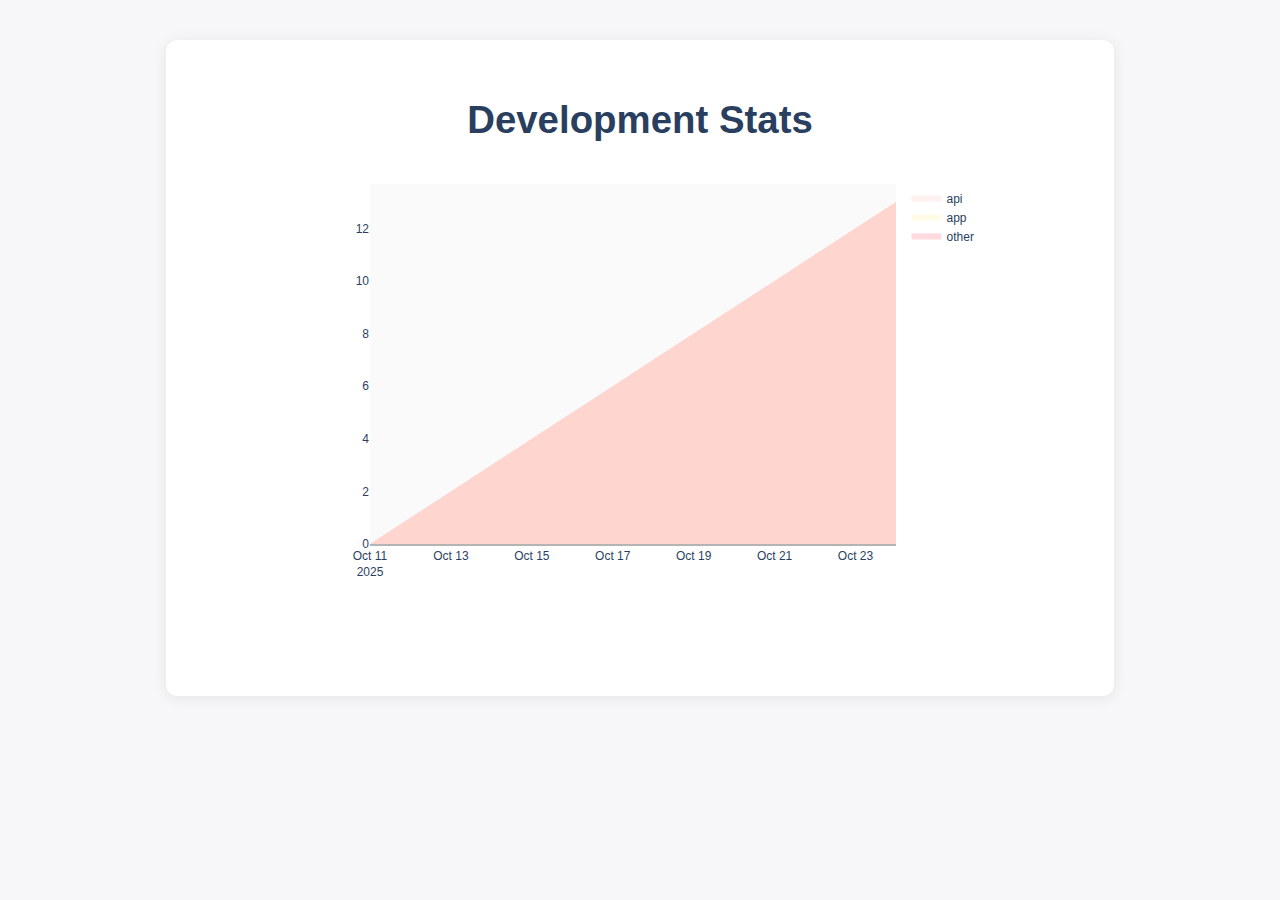
<file: index.html>
<!DOCTYPE html>
<html lang="en">
<head>
    <meta charset="UTF-8">
    <title>Development Stats</title>
    <link rel="stylesheet" href="style.css">
    <script src="https://cdn.plot.ly/plotly-latest.min.js"></script>
</head>
<body>
    <div class="container">
        <h1 class="main-title">Development Stats</h1>
        <!-- <div class="graph-title">Lines Changed by Category (Area)</div> -->
        <div class="graph-wrapper">
            <div>                        <script type="text/javascript">window.PlotlyConfig = {MathJaxConfig: 'local'};</script>
        <script charset="utf-8" src="https://cdn.plot.ly/plotly-3.1.1.min.js" integrity="sha256-HUEFyfiTnZJxCxur99FjbKYTvKSzwDaD3/x5TqHpFu4=" crossorigin="anonymous"></script>                <div id="1854d939-f2a7-4c38-b47c-0b2a5f1e73db" class="plotly-graph-div" style="height:100%; width:100%;"></div>            <script type="text/javascript">                window.PLOTLYENV=window.PLOTLYENV || {};                                if (document.getElementById("1854d939-f2a7-4c38-b47c-0b2a5f1e73db")) {                    Plotly.newPlot(                        "1854d939-f2a7-4c38-b47c-0b2a5f1e73db",                        [{"fill":"tozeroy","fillcolor":"rgba(255, 228, 225, 0.5)","line":{"color":"rgba(255, 228, 225, 0.5)"},"mode":"none","name":"api","x":["2025-10-11T00:00:00.000000","2025-10-12T00:00:00.000000","2025-10-13T00:00:00.000000","2025-10-14T00:00:00.000000","2025-10-15T00:00:00.000000","2025-10-16T00:00:00.000000","2025-10-17T00:00:00.000000","2025-10-18T00:00:00.000000","2025-10-19T00:00:00.000000","2025-10-20T00:00:00.000000","2025-10-21T00:00:00.000000","2025-10-22T00:00:00.000000","2025-10-23T00:00:00.000000","2025-10-24T00:00:00.000000"],"y":{"dtype":"i1","bdata":"AAAAAAAAAAAAAAAAAAA="},"type":"scatter"},{"fill":"tozeroy","fillcolor":"rgba(255, 250, 205, 0.5)","line":{"color":"rgba(255, 250, 205, 0.5)"},"mode":"none","name":"app","x":["2025-10-11T00:00:00.000000","2025-10-12T00:00:00.000000","2025-10-13T00:00:00.000000","2025-10-14T00:00:00.000000","2025-10-15T00:00:00.000000","2025-10-16T00:00:00.000000","2025-10-17T00:00:00.000000","2025-10-18T00:00:00.000000","2025-10-19T00:00:00.000000","2025-10-20T00:00:00.000000","2025-10-21T00:00:00.000000","2025-10-22T00:00:00.000000","2025-10-23T00:00:00.000000","2025-10-24T00:00:00.000000"],"y":{"dtype":"i2","bdata":"1AmrBysCcAIAAEwkAAAAAJMGAABqKVUGOwOkJA=="},"type":"scatter"},{"fill":"tozeroy","fillcolor":"rgba(255, 182, 193, 0.5)","line":{"color":"rgba(255, 182, 193, 0.5)"},"mode":"none","name":"other","x":["2025-10-11T00:00:00.000000","2025-10-12T00:00:00.000000","2025-10-13T00:00:00.000000","2025-10-14T00:00:00.000000","2025-10-15T00:00:00.000000","2025-10-16T00:00:00.000000","2025-10-17T00:00:00.000000","2025-10-18T00:00:00.000000","2025-10-19T00:00:00.000000","2025-10-20T00:00:00.000000","2025-10-21T00:00:00.000000","2025-10-22T00:00:00.000000","2025-10-23T00:00:00.000000","2025-10-24T00:00:00.000000"],"y":{"dtype":"i1","bdata":"AAAAAAAAAAAAAAAAAAA="},"type":"scatter"}],                        {"template":{"data":{"histogram2dcontour":[{"type":"histogram2dcontour","colorbar":{"outlinewidth":0,"ticks":""},"colorscale":[[0.0,"#0d0887"],[0.1111111111111111,"#46039f"],[0.2222222222222222,"#7201a8"],[0.3333333333333333,"#9c179e"],[0.4444444444444444,"#bd3786"],[0.5555555555555556,"#d8576b"],[0.6666666666666666,"#ed7953"],[0.7777777777777778,"#fb9f3a"],[0.8888888888888888,"#fdca26"],[1.0,"#f0f921"]]}],"choropleth":[{"type":"choropleth","colorbar":{"outlinewidth":0,"ticks":""}}],"histogram2d":[{"type":"histogram2d","colorbar":{"outlinewidth":0,"ticks":""},"colorscale":[[0.0,"#0d0887"],[0.1111111111111111,"#46039f"],[0.2222222222222222,"#7201a8"],[0.3333333333333333,"#9c179e"],[0.4444444444444444,"#bd3786"],[0.5555555555555556,"#d8576b"],[0.6666666666666666,"#ed7953"],[0.7777777777777778,"#fb9f3a"],[0.8888888888888888,"#fdca26"],[1.0,"#f0f921"]]}],"heatmap":[{"type":"heatmap","colorbar":{"outlinewidth":0,"ticks":""},"colorscale":[[0.0,"#0d0887"],[0.1111111111111111,"#46039f"],[0.2222222222222222,"#7201a8"],[0.3333333333333333,"#9c179e"],[0.4444444444444444,"#bd3786"],[0.5555555555555556,"#d8576b"],[0.6666666666666666,"#ed7953"],[0.7777777777777778,"#fb9f3a"],[0.8888888888888888,"#fdca26"],[1.0,"#f0f921"]]}],"contourcarpet":[{"type":"contourcarpet","colorbar":{"outlinewidth":0,"ticks":""}}],"contour":[{"type":"contour","colorbar":{"outlinewidth":0,"ticks":""},"colorscale":[[0.0,"#0d0887"],[0.1111111111111111,"#46039f"],[0.2222222222222222,"#7201a8"],[0.3333333333333333,"#9c179e"],[0.4444444444444444,"#bd3786"],[0.5555555555555556,"#d8576b"],[0.6666666666666666,"#ed7953"],[0.7777777777777778,"#fb9f3a"],[0.8888888888888888,"#fdca26"],[1.0,"#f0f921"]]}],"surface":[{"type":"surface","colorbar":{"outlinewidth":0,"ticks":""},"colorscale":[[0.0,"#0d0887"],[0.1111111111111111,"#46039f"],[0.2222222222222222,"#7201a8"],[0.3333333333333333,"#9c179e"],[0.4444444444444444,"#bd3786"],[0.5555555555555556,"#d8576b"],[0.6666666666666666,"#ed7953"],[0.7777777777777778,"#fb9f3a"],[0.8888888888888888,"#fdca26"],[1.0,"#f0f921"]]}],"mesh3d":[{"type":"mesh3d","colorbar":{"outlinewidth":0,"ticks":""}}],"scatter":[{"fillpattern":{"fillmode":"overlay","size":10,"solidity":0.2},"type":"scatter"}],"parcoords":[{"type":"parcoords","line":{"colorbar":{"outlinewidth":0,"ticks":""}}}],"scatterpolargl":[{"type":"scatterpolargl","marker":{"colorbar":{"outlinewidth":0,"ticks":""}}}],"bar":[{"error_x":{"color":"#2a3f5f"},"error_y":{"color":"#2a3f5f"},"marker":{"line":{"color":"#E5ECF6","width":0.5},"pattern":{"fillmode":"overlay","size":10,"solidity":0.2}},"type":"bar"}],"scattergeo":[{"type":"scattergeo","marker":{"colorbar":{"outlinewidth":0,"ticks":""}}}],"scatterpolar":[{"type":"scatterpolar","marker":{"colorbar":{"outlinewidth":0,"ticks":""}}}],"histogram":[{"marker":{"pattern":{"fillmode":"overlay","size":10,"solidity":0.2}},"type":"histogram"}],"scattergl":[{"type":"scattergl","marker":{"colorbar":{"outlinewidth":0,"ticks":""}}}],"scatter3d":[{"type":"scatter3d","line":{"colorbar":{"outlinewidth":0,"ticks":""}},"marker":{"colorbar":{"outlinewidth":0,"ticks":""}}}],"scattermap":[{"type":"scattermap","marker":{"colorbar":{"outlinewidth":0,"ticks":""}}}],"scattermapbox":[{"type":"scattermapbox","marker":{"colorbar":{"outlinewidth":0,"ticks":""}}}],"scatterternary":[{"type":"scatterternary","marker":{"colorbar":{"outlinewidth":0,"ticks":""}}}],"scattercarpet":[{"type":"scattercarpet","marker":{"colorbar":{"outlinewidth":0,"ticks":""}}}],"carpet":[{"aaxis":{"endlinecolor":"#2a3f5f","gridcolor":"white","linecolor":"white","minorgridcolor":"white","startlinecolor":"#2a3f5f"},"baxis":{"endlinecolor":"#2a3f5f","gridcolor":"white","linecolor":"white","minorgridcolor":"white","startlinecolor":"#2a3f5f"},"type":"carpet"}],"table":[{"cells":{"fill":{"color":"#EBF0F8"},"line":{"color":"white"}},"header":{"fill":{"color":"#C8D4E3"},"line":{"color":"white"}},"type":"table"}],"barpolar":[{"marker":{"line":{"color":"#E5ECF6","width":0.5},"pattern":{"fillmode":"overlay","size":10,"solidity":0.2}},"type":"barpolar"}],"pie":[{"automargin":true,"type":"pie"}]},"layout":{"autotypenumbers":"strict","colorway":["#636efa","#EF553B","#00cc96","#ab63fa","#FFA15A","#19d3f3","#FF6692","#B6E880","#FF97FF","#FECB52"],"font":{"color":"#2a3f5f"},"hovermode":"closest","hoverlabel":{"align":"left"},"paper_bgcolor":"white","plot_bgcolor":"#E5ECF6","polar":{"bgcolor":"#E5ECF6","angularaxis":{"gridcolor":"white","linecolor":"white","ticks":""},"radialaxis":{"gridcolor":"white","linecolor":"white","ticks":""}},"ternary":{"bgcolor":"#E5ECF6","aaxis":{"gridcolor":"white","linecolor":"white","ticks":""},"baxis":{"gridcolor":"white","linecolor":"white","ticks":""},"caxis":{"gridcolor":"white","linecolor":"white","ticks":""}},"coloraxis":{"colorbar":{"outlinewidth":0,"ticks":""}},"colorscale":{"sequential":[[0.0,"#0d0887"],[0.1111111111111111,"#46039f"],[0.2222222222222222,"#7201a8"],[0.3333333333333333,"#9c179e"],[0.4444444444444444,"#bd3786"],[0.5555555555555556,"#d8576b"],[0.6666666666666666,"#ed7953"],[0.7777777777777778,"#fb9f3a"],[0.8888888888888888,"#fdca26"],[1.0,"#f0f921"]],"sequentialminus":[[0.0,"#0d0887"],[0.1111111111111111,"#46039f"],[0.2222222222222222,"#7201a8"],[0.3333333333333333,"#9c179e"],[0.4444444444444444,"#bd3786"],[0.5555555555555556,"#d8576b"],[0.6666666666666666,"#ed7953"],[0.7777777777777778,"#fb9f3a"],[0.8888888888888888,"#fdca26"],[1.0,"#f0f921"]],"diverging":[[0,"#8e0152"],[0.1,"#c51b7d"],[0.2,"#de77ae"],[0.3,"#f1b6da"],[0.4,"#fde0ef"],[0.5,"#f7f7f7"],[0.6,"#e6f5d0"],[0.7,"#b8e186"],[0.8,"#7fbc41"],[0.9,"#4d9221"],[1,"#276419"]]},"xaxis":{"gridcolor":"white","linecolor":"white","ticks":"","title":{"standoff":15},"zerolinecolor":"white","automargin":true,"zerolinewidth":2},"yaxis":{"gridcolor":"white","linecolor":"white","ticks":"","title":{"standoff":15},"zerolinecolor":"white","automargin":true,"zerolinewidth":2},"scene":{"xaxis":{"backgroundcolor":"#E5ECF6","gridcolor":"white","linecolor":"white","showbackground":true,"ticks":"","zerolinecolor":"white","gridwidth":2},"yaxis":{"backgroundcolor":"#E5ECF6","gridcolor":"white","linecolor":"white","showbackground":true,"ticks":"","zerolinecolor":"white","gridwidth":2},"zaxis":{"backgroundcolor":"#E5ECF6","gridcolor":"white","linecolor":"white","showbackground":true,"ticks":"","zerolinecolor":"white","gridwidth":2}},"shapedefaults":{"line":{"color":"#2a3f5f"}},"annotationdefaults":{"arrowcolor":"#2a3f5f","arrowhead":0,"arrowwidth":1},"geo":{"bgcolor":"white","landcolor":"#E5ECF6","subunitcolor":"white","showland":true,"showlakes":true,"lakecolor":"white"},"title":{"x":0.05},"mapbox":{"style":"light"}}},"margin":{"t":10},"xaxis":{"title":{},"showline":true,"showgrid":false,"zeroline":false,"showticklabels":true,"ticks":"","linecolor":"rgba(180,180,180,1)","linewidth":2,"ticklabelposition":"outside","ticklabelstandoff":10},"yaxis":{"title":{},"showline":false,"showgrid":false,"zeroline":false,"showticklabels":true,"ticks":"","linecolor":"rgba(180,180,180,1)","linewidth":2,"ticklabelposition":"outside","ticklabelstandoff":10},"title":{},"paper_bgcolor":"rgba(255,255,255,0)","plot_bgcolor":"rgba(250,250,250,1)"},                        {"responsive": true}                    )                };            </script>        </div>
        </div>
    </div>
</body>
</html>
</file>
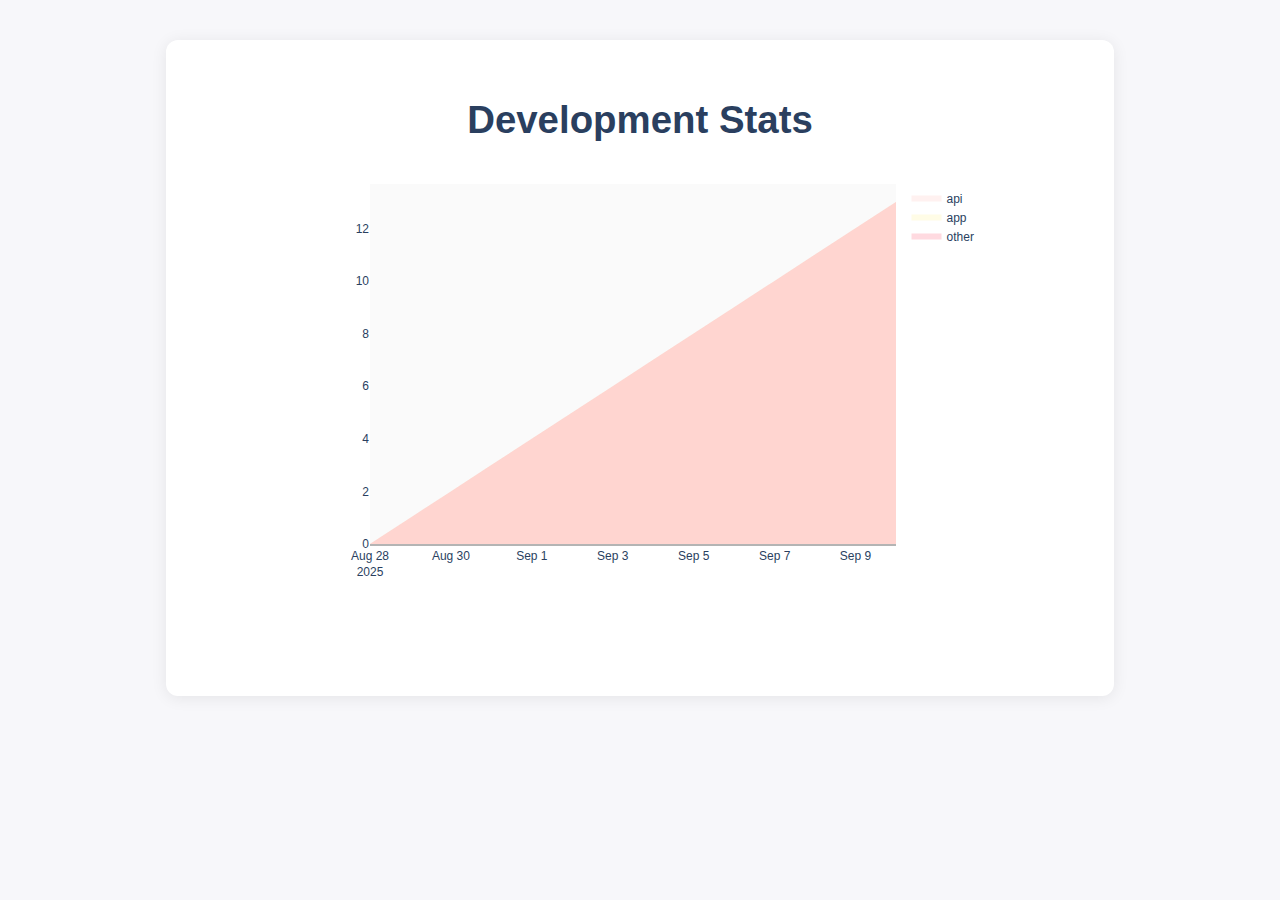
<file: gh_pages/index.html>
<!DOCTYPE html>
<html lang="en">
<head>
    <meta charset="UTF-8">
    <title>Development Stats</title>
    <link rel="icon" type="image/png" href="icon.png">
    <link rel="stylesheet" href="style.css">
    <script src="https://cdn.plot.ly/plotly-latest.min.js"></script>
</head>
<body>
    <div class="container">
        <h1 class="main-title">Development Stats</h1>
        <!-- <div class="graph-title">Lines Changed by Category (Area)</div> -->
        <div class="graph-wrapper">
            <div>                        <script type="text/javascript">window.PlotlyConfig = {MathJaxConfig: 'local'};</script>
        <script charset="utf-8" src="https://cdn.plot.ly/plotly-3.1.0.min.js" integrity="sha256-Ei4740bWZhaUTQuD6q9yQlgVCMPBz6CZWhevDYPv93A=" crossorigin="anonymous"></script>                <div id="ed7cd0ef-4b57-4974-a2ff-be6c213733cc" class="plotly-graph-div" style="height:100%; width:100%;"></div>            <script type="text/javascript">                window.PLOTLYENV=window.PLOTLYENV || {};                                if (document.getElementById("ed7cd0ef-4b57-4974-a2ff-be6c213733cc")) {                    Plotly.newPlot(                        "ed7cd0ef-4b57-4974-a2ff-be6c213733cc",                        [{"fill":"tozeroy","fillcolor":"rgba(255, 228, 225, 0.5)","line":{"color":"rgba(255, 228, 225, 0.5)"},"mode":"none","name":"api","x":["2025-08-28T00:00:00.000000","2025-08-29T00:00:00.000000","2025-08-30T00:00:00.000000","2025-08-31T00:00:00.000000","2025-09-01T00:00:00.000000","2025-09-02T00:00:00.000000","2025-09-03T00:00:00.000000","2025-09-04T00:00:00.000000","2025-09-05T00:00:00.000000","2025-09-06T00:00:00.000000","2025-09-07T00:00:00.000000","2025-09-08T00:00:00.000000","2025-09-09T00:00:00.000000","2025-09-10T00:00:00.000000"],"y":{"dtype":"i2","bdata":"5wJrGQAAAADBAfIAiAGCAOgBXQEyBsEBtQKFAA=="},"type":"scatter"},{"fill":"tozeroy","fillcolor":"rgba(255, 250, 205, 0.5)","line":{"color":"rgba(255, 250, 205, 0.5)"},"mode":"none","name":"app","x":["2025-08-28T00:00:00.000000","2025-08-29T00:00:00.000000","2025-08-30T00:00:00.000000","2025-08-31T00:00:00.000000","2025-09-01T00:00:00.000000","2025-09-02T00:00:00.000000","2025-09-03T00:00:00.000000","2025-09-04T00:00:00.000000","2025-09-05T00:00:00.000000","2025-09-06T00:00:00.000000","2025-09-07T00:00:00.000000","2025-09-08T00:00:00.000000","2025-09-09T00:00:00.000000","2025-09-10T00:00:00.000000"],"y":{"dtype":"i1","bdata":"AAAAAAAAAAAAAAAAAAA="},"type":"scatter"},{"fill":"tozeroy","fillcolor":"rgba(255, 182, 193, 0.5)","line":{"color":"rgba(255, 182, 193, 0.5)"},"mode":"none","name":"other","x":["2025-08-28T00:00:00.000000","2025-08-29T00:00:00.000000","2025-08-30T00:00:00.000000","2025-08-31T00:00:00.000000","2025-09-01T00:00:00.000000","2025-09-02T00:00:00.000000","2025-09-03T00:00:00.000000","2025-09-04T00:00:00.000000","2025-09-05T00:00:00.000000","2025-09-06T00:00:00.000000","2025-09-07T00:00:00.000000","2025-09-08T00:00:00.000000","2025-09-09T00:00:00.000000","2025-09-10T00:00:00.000000"],"y":{"dtype":"i2","bdata":"AAAAAAAAAAAAAAAAAAAAAAAAAAAAAAAAAABdAg=="},"type":"scatter"}],                        {"template":{"data":{"histogram2dcontour":[{"type":"histogram2dcontour","colorbar":{"outlinewidth":0,"ticks":""},"colorscale":[[0.0,"#0d0887"],[0.1111111111111111,"#46039f"],[0.2222222222222222,"#7201a8"],[0.3333333333333333,"#9c179e"],[0.4444444444444444,"#bd3786"],[0.5555555555555556,"#d8576b"],[0.6666666666666666,"#ed7953"],[0.7777777777777778,"#fb9f3a"],[0.8888888888888888,"#fdca26"],[1.0,"#f0f921"]]}],"choropleth":[{"type":"choropleth","colorbar":{"outlinewidth":0,"ticks":""}}],"histogram2d":[{"type":"histogram2d","colorbar":{"outlinewidth":0,"ticks":""},"colorscale":[[0.0,"#0d0887"],[0.1111111111111111,"#46039f"],[0.2222222222222222,"#7201a8"],[0.3333333333333333,"#9c179e"],[0.4444444444444444,"#bd3786"],[0.5555555555555556,"#d8576b"],[0.6666666666666666,"#ed7953"],[0.7777777777777778,"#fb9f3a"],[0.8888888888888888,"#fdca26"],[1.0,"#f0f921"]]}],"heatmap":[{"type":"heatmap","colorbar":{"outlinewidth":0,"ticks":""},"colorscale":[[0.0,"#0d0887"],[0.1111111111111111,"#46039f"],[0.2222222222222222,"#7201a8"],[0.3333333333333333,"#9c179e"],[0.4444444444444444,"#bd3786"],[0.5555555555555556,"#d8576b"],[0.6666666666666666,"#ed7953"],[0.7777777777777778,"#fb9f3a"],[0.8888888888888888,"#fdca26"],[1.0,"#f0f921"]]}],"contourcarpet":[{"type":"contourcarpet","colorbar":{"outlinewidth":0,"ticks":""}}],"contour":[{"type":"contour","colorbar":{"outlinewidth":0,"ticks":""},"colorscale":[[0.0,"#0d0887"],[0.1111111111111111,"#46039f"],[0.2222222222222222,"#7201a8"],[0.3333333333333333,"#9c179e"],[0.4444444444444444,"#bd3786"],[0.5555555555555556,"#d8576b"],[0.6666666666666666,"#ed7953"],[0.7777777777777778,"#fb9f3a"],[0.8888888888888888,"#fdca26"],[1.0,"#f0f921"]]}],"surface":[{"type":"surface","colorbar":{"outlinewidth":0,"ticks":""},"colorscale":[[0.0,"#0d0887"],[0.1111111111111111,"#46039f"],[0.2222222222222222,"#7201a8"],[0.3333333333333333,"#9c179e"],[0.4444444444444444,"#bd3786"],[0.5555555555555556,"#d8576b"],[0.6666666666666666,"#ed7953"],[0.7777777777777778,"#fb9f3a"],[0.8888888888888888,"#fdca26"],[1.0,"#f0f921"]]}],"mesh3d":[{"type":"mesh3d","colorbar":{"outlinewidth":0,"ticks":""}}],"scatter":[{"fillpattern":{"fillmode":"overlay","size":10,"solidity":0.2},"type":"scatter"}],"parcoords":[{"type":"parcoords","line":{"colorbar":{"outlinewidth":0,"ticks":""}}}],"scatterpolargl":[{"type":"scatterpolargl","marker":{"colorbar":{"outlinewidth":0,"ticks":""}}}],"bar":[{"error_x":{"color":"#2a3f5f"},"error_y":{"color":"#2a3f5f"},"marker":{"line":{"color":"#E5ECF6","width":0.5},"pattern":{"fillmode":"overlay","size":10,"solidity":0.2}},"type":"bar"}],"scattergeo":[{"type":"scattergeo","marker":{"colorbar":{"outlinewidth":0,"ticks":""}}}],"scatterpolar":[{"type":"scatterpolar","marker":{"colorbar":{"outlinewidth":0,"ticks":""}}}],"histogram":[{"marker":{"pattern":{"fillmode":"overlay","size":10,"solidity":0.2}},"type":"histogram"}],"scattergl":[{"type":"scattergl","marker":{"colorbar":{"outlinewidth":0,"ticks":""}}}],"scatter3d":[{"type":"scatter3d","line":{"colorbar":{"outlinewidth":0,"ticks":""}},"marker":{"colorbar":{"outlinewidth":0,"ticks":""}}}],"scattermap":[{"type":"scattermap","marker":{"colorbar":{"outlinewidth":0,"ticks":""}}}],"scattermapbox":[{"type":"scattermapbox","marker":{"colorbar":{"outlinewidth":0,"ticks":""}}}],"scatterternary":[{"type":"scatterternary","marker":{"colorbar":{"outlinewidth":0,"ticks":""}}}],"scattercarpet":[{"type":"scattercarpet","marker":{"colorbar":{"outlinewidth":0,"ticks":""}}}],"carpet":[{"aaxis":{"endlinecolor":"#2a3f5f","gridcolor":"white","linecolor":"white","minorgridcolor":"white","startlinecolor":"#2a3f5f"},"baxis":{"endlinecolor":"#2a3f5f","gridcolor":"white","linecolor":"white","minorgridcolor":"white","startlinecolor":"#2a3f5f"},"type":"carpet"}],"table":[{"cells":{"fill":{"color":"#EBF0F8"},"line":{"color":"white"}},"header":{"fill":{"color":"#C8D4E3"},"line":{"color":"white"}},"type":"table"}],"barpolar":[{"marker":{"line":{"color":"#E5ECF6","width":0.5},"pattern":{"fillmode":"overlay","size":10,"solidity":0.2}},"type":"barpolar"}],"pie":[{"automargin":true,"type":"pie"}]},"layout":{"autotypenumbers":"strict","colorway":["#636efa","#EF553B","#00cc96","#ab63fa","#FFA15A","#19d3f3","#FF6692","#B6E880","#FF97FF","#FECB52"],"font":{"color":"#2a3f5f"},"hovermode":"closest","hoverlabel":{"align":"left"},"paper_bgcolor":"white","plot_bgcolor":"#E5ECF6","polar":{"bgcolor":"#E5ECF6","angularaxis":{"gridcolor":"white","linecolor":"white","ticks":""},"radialaxis":{"gridcolor":"white","linecolor":"white","ticks":""}},"ternary":{"bgcolor":"#E5ECF6","aaxis":{"gridcolor":"white","linecolor":"white","ticks":""},"baxis":{"gridcolor":"white","linecolor":"white","ticks":""},"caxis":{"gridcolor":"white","linecolor":"white","ticks":""}},"coloraxis":{"colorbar":{"outlinewidth":0,"ticks":""}},"colorscale":{"sequential":[[0.0,"#0d0887"],[0.1111111111111111,"#46039f"],[0.2222222222222222,"#7201a8"],[0.3333333333333333,"#9c179e"],[0.4444444444444444,"#bd3786"],[0.5555555555555556,"#d8576b"],[0.6666666666666666,"#ed7953"],[0.7777777777777778,"#fb9f3a"],[0.8888888888888888,"#fdca26"],[1.0,"#f0f921"]],"sequentialminus":[[0.0,"#0d0887"],[0.1111111111111111,"#46039f"],[0.2222222222222222,"#7201a8"],[0.3333333333333333,"#9c179e"],[0.4444444444444444,"#bd3786"],[0.5555555555555556,"#d8576b"],[0.6666666666666666,"#ed7953"],[0.7777777777777778,"#fb9f3a"],[0.8888888888888888,"#fdca26"],[1.0,"#f0f921"]],"diverging":[[0,"#8e0152"],[0.1,"#c51b7d"],[0.2,"#de77ae"],[0.3,"#f1b6da"],[0.4,"#fde0ef"],[0.5,"#f7f7f7"],[0.6,"#e6f5d0"],[0.7,"#b8e186"],[0.8,"#7fbc41"],[0.9,"#4d9221"],[1,"#276419"]]},"xaxis":{"gridcolor":"white","linecolor":"white","ticks":"","title":{"standoff":15},"zerolinecolor":"white","automargin":true,"zerolinewidth":2},"yaxis":{"gridcolor":"white","linecolor":"white","ticks":"","title":{"standoff":15},"zerolinecolor":"white","automargin":true,"zerolinewidth":2},"scene":{"xaxis":{"backgroundcolor":"#E5ECF6","gridcolor":"white","linecolor":"white","showbackground":true,"ticks":"","zerolinecolor":"white","gridwidth":2},"yaxis":{"backgroundcolor":"#E5ECF6","gridcolor":"white","linecolor":"white","showbackground":true,"ticks":"","zerolinecolor":"white","gridwidth":2},"zaxis":{"backgroundcolor":"#E5ECF6","gridcolor":"white","linecolor":"white","showbackground":true,"ticks":"","zerolinecolor":"white","gridwidth":2}},"shapedefaults":{"line":{"color":"#2a3f5f"}},"annotationdefaults":{"arrowcolor":"#2a3f5f","arrowhead":0,"arrowwidth":1},"geo":{"bgcolor":"white","landcolor":"#E5ECF6","subunitcolor":"white","showland":true,"showlakes":true,"lakecolor":"white"},"title":{"x":0.05},"mapbox":{"style":"light"}}},"margin":{"t":10},"xaxis":{"title":{},"showline":true,"showgrid":false,"zeroline":false,"showticklabels":true,"ticks":"","linecolor":"rgba(180,180,180,1)","linewidth":2,"ticklabelposition":"outside","ticklabelstandoff":10},"yaxis":{"title":{},"showline":false,"showgrid":false,"zeroline":false,"showticklabels":true,"ticks":"","linecolor":"rgba(180,180,180,1)","linewidth":2,"ticklabelposition":"outside","ticklabelstandoff":10},"title":{},"paper_bgcolor":"rgba(255,255,255,0)","plot_bgcolor":"rgba(250,250,250,1)"},                        {"responsive": true}                    )                };            </script>        </div>
        </div>
    </div>
</body>
</html>
</file>
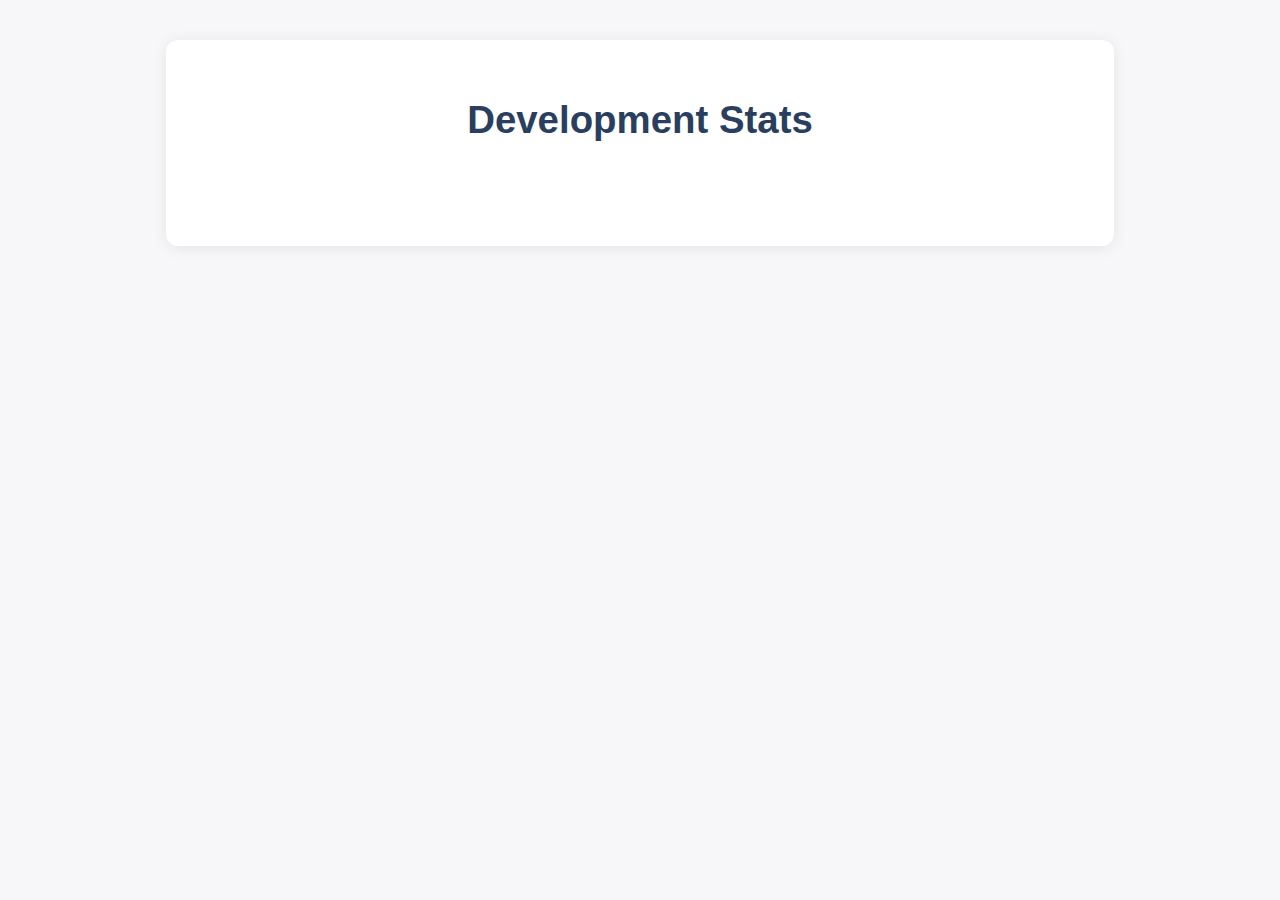
<file: template.html>
<!DOCTYPE html>
<html lang="en">
<head>
    <meta charset="UTF-8">
    <title>Development Stats</title>
    <link rel="stylesheet" href="style.css">
    <script src="https://cdn.plot.ly/plotly-latest.min.js"></script>
</head>
<body>
    <div class="container">
        <h1 class="main-title">Development Stats</h1>
        <!-- <div class="graph-title">Lines Changed by Category (Area)</div> -->
        <div class="graph-wrapper">
            <!--GRAPHS-->
        </div>
    </div>
</body>
</html>
</file>
<file: style.css>
body {
    font-family: 'Segoe UI', Arial, sans-serif;
    background: #f7f7fa;
    color: #222;
    margin: 0;
    padding: 0;
}

.container {
    max-width: 900px;
    margin: 40px auto;
    background: #fff;
    border-radius: 12px;
    box-shadow: 0 2px 16px rgba(0,0,0,0.08);
    padding: 32px 24px;
}

.main-title {
    text-align: center;
    font-size: 2.4em;
    font-weight: 700;
    margin-bottom: 32px;
    color: #2a3f5f;
}

.graph-title {
    text-align: center;
    font-size: 1.4em;
    font-weight: 500;
    margin: 32px 0 16px 0;
    color: #3b4a6b;
}

.graph-wrapper {
    display: flex;
    justify-content: center;
    align-items: center;
    margin-bottom: 40px;
}
</file>
<file: gh_pages/style.css>
body {
    font-family: 'Segoe UI', Arial, sans-serif;
    background: #f7f7fa;
    color: #222;
    margin: 0;
    padding: 0;
}

.container {
    max-width: 900px;
    margin: 40px auto;
    background: #fff;
    border-radius: 12px;
    box-shadow: 0 2px 16px rgba(0,0,0,0.08);
    padding: 32px 24px;
}

.main-title {
    text-align: center;
    font-size: 2.4em;
    font-weight: 700;
    margin-bottom: 32px;
    color: #2a3f5f;
}

.graph-title {
    text-align: center;
    font-size: 1.4em;
    font-weight: 500;
    margin: 32px 0 16px 0;
    color: #3b4a6b;
}

.graph-wrapper {
    display: flex;
    justify-content: center;
    align-items: center;
    margin-bottom: 40px;
}
</file>
